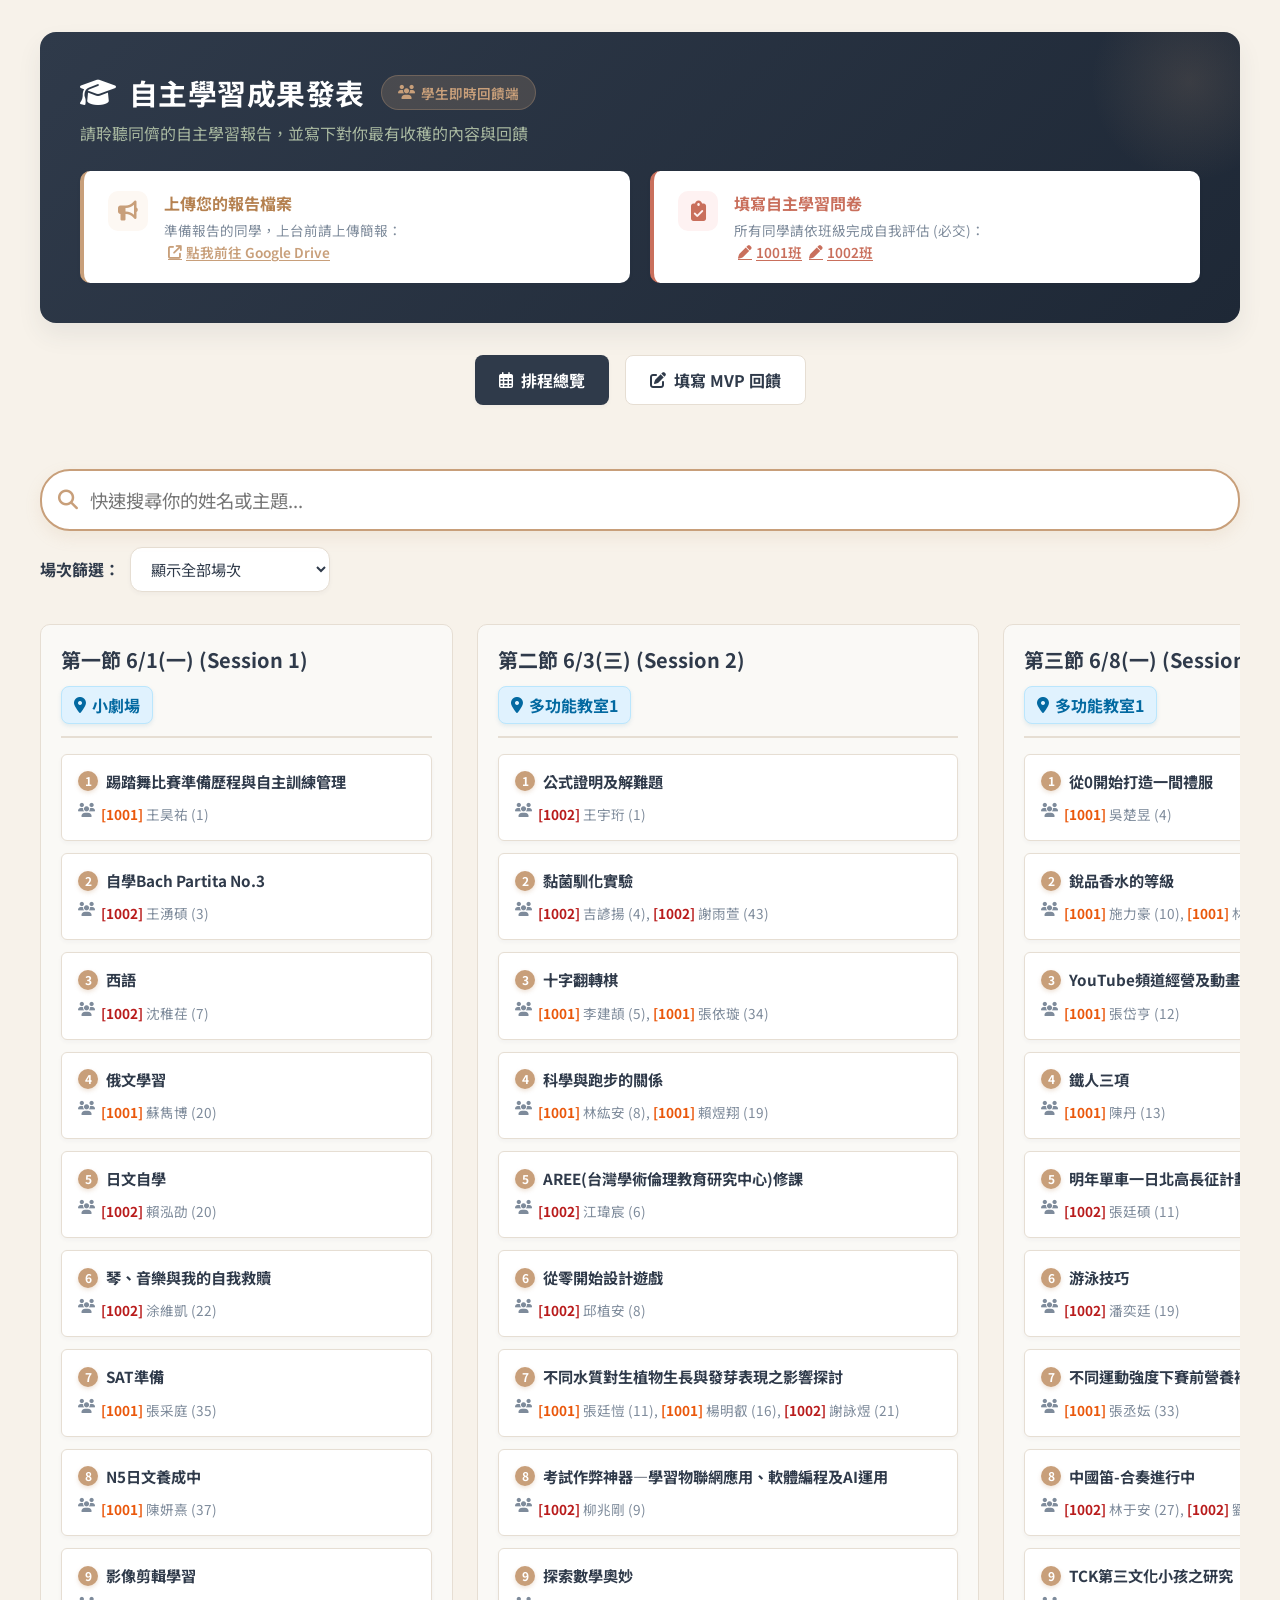
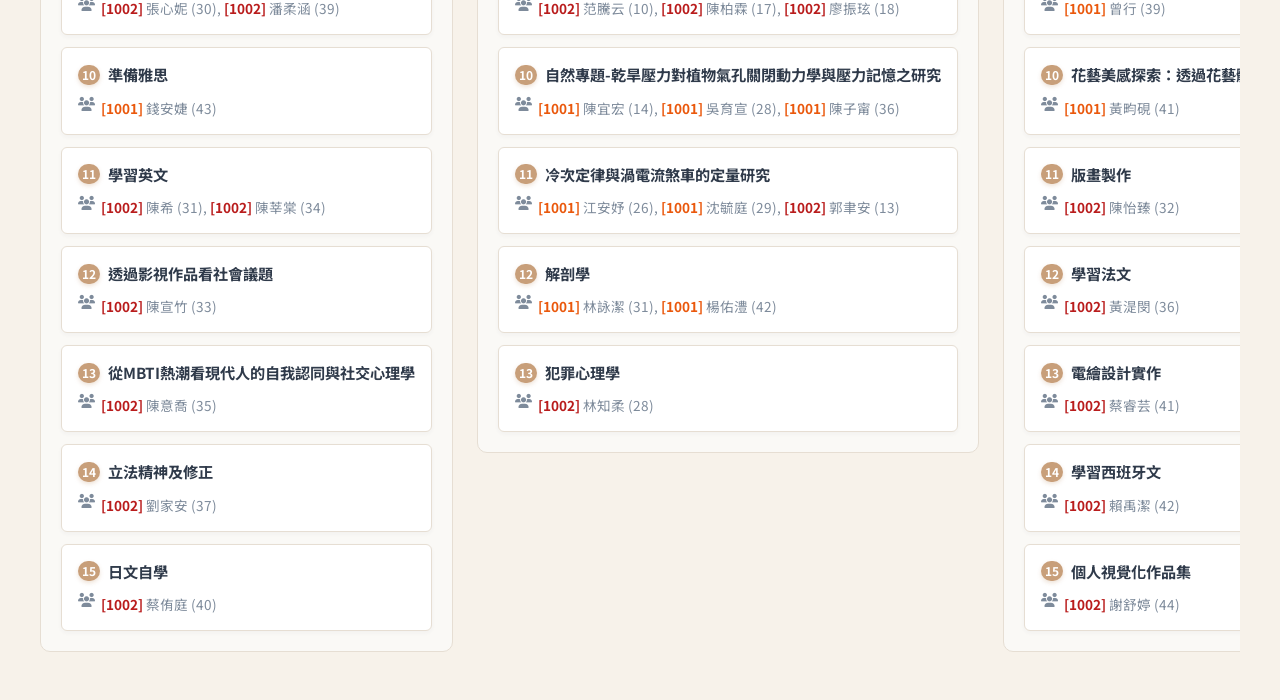
<file: student.html>
<!DOCTYPE html>
<html lang="zh-TW">
<head>
    <meta charset="UTF-8">
    <meta name="viewport" content="width=device-width, initial-scale=1.0">
    <title>自主學習成果發表 - 學生即時回饋系統</title>
    <link href="https://fonts.googleapis.com/css2?family=Noto+Sans+TC:wght@400;500;700&display=swap" rel="stylesheet">
    <link rel="stylesheet" href="https://cdnjs.cloudflare.com/ajax/libs/font-awesome/6.4.0/css/all.min.css">
    <style>
        :root {
            --bg-main: #F7F2EA;         /* 奶茶米白背景 */
            --primary: #2F3A4A;         /* 深藍灰主色 */
            --secondary: #A8B8A0;       /* 鼠尾草綠輔助色 */
            --accent: #C89F7A;          /* 焦糖色強調色 */
            --danger: #C96F5C;          /* 警示色 */
            --surface: #FFFFFF;         /* 卡片白色背景 */
            --border: #E6DED3;          /* 柔和邊框 */
            --text-dark: #2F3A4A;
            --text-muted: #7E8B9B;
            --text-light: #FFFFFF;
            --radius-sm: 6px;
            --radius-md: 10px;
            --radius-lg: 16px;
            --shadow-sm: 0 2px 4px rgba(47, 58, 74, 0.04);
            --shadow-md: 0 6px 12px rgba(47, 58, 74, 0.06);
            --shadow-lg: 0 12px 24px rgba(47, 58, 74, 0.08);
        }

        * {
            margin: 0;
            padding: 0;
            box-sizing: border-box;
            font-family: 'Noto Sans TC', sans-serif;
        }

        body {
            background-color: var(--bg-main);
            color: var(--text-dark);
            min-height: 100vh;
            padding: 2rem 1.5rem;
            display: flex;
            justify-content: center;
        }

        .container {
            width: 100%;
            max-width: 1200px;
            display: flex;
            flex-direction: column;
            gap: 1.5rem;
        }

        .hero-card {
            background: linear-gradient(135deg, var(--primary) 0%, #1e2836 100%);
            border-radius: var(--radius-lg);
            padding: 2.5rem 2.5rem;
            color: var(--text-light);
            box-shadow: var(--shadow-lg);
            display: flex;
            flex-direction: column;
            gap: 1.5rem;
            position: relative;
            overflow: hidden;
            margin-bottom: 0.5rem;
        }

        .hero-card::after {
            content: '';
            position: absolute;
            top: -50px;
            right: -50px;
            width: 200px;
            height: 200px;
            background: radial-gradient(circle, rgba(200, 159, 122, 0.15) 0%, rgba(200, 159, 122, 0) 70%);
            border-radius: 50%;
            pointer-events: none;
        }

        .hero-title {
            display: flex;
            align-items: center;
            gap: 1rem;
            flex-wrap: wrap;
        }

        .hero-title h1 {
            font-size: 1.8rem;
            font-weight: 700;
            margin: 0;
            letter-spacing: 0.5px;
            display: flex;
            align-items: center;
            gap: 0.75rem;
            color: var(--text-light);
        }

        .hero-badge {
            background: rgba(200, 159, 122, 0.2);
            color: var(--accent);
            border: 1px solid rgba(200, 159, 122, 0.3);
            padding: 0.4rem 1rem;
            border-radius: 20px;
            font-size: 0.85rem;
            font-weight: 600;
            display: flex;
            align-items: center;
            gap: 6px;
        }

        .hero-subtitle {
            font-size: 1rem;
            color: var(--secondary);
            line-height: 1.6;
            margin: 0;
            max-width: 800px;
        }

        .reminder-grid {
            display: grid;
            grid-template-columns: repeat(2, 1fr);
            gap: 1.25rem;
            margin-bottom: 1.5rem;
        }

        .reminder-card {
            background-color: var(--surface);
            border-radius: var(--radius-md);
            padding: 1.25rem 1.5rem;
            display: flex;
            align-items: flex-start;
            gap: 1rem;
            box-shadow: var(--shadow-sm);
            border-left: 4px solid transparent;
            transition: transform 0.2s, box-shadow 0.2s;
        }

        .reminder-card:hover {
            transform: translateY(-2px);
            box-shadow: var(--shadow-md);
        }

        .reminder-card.warning {
            border-left-color: var(--accent);
        }

        .reminder-card.danger {
            border-left-color: var(--danger);
        }

        .reminder-icon {
            font-size: 1.25rem;
            width: 40px;
            height: 40px;
            display: flex;
            align-items: center;
            justify-content: center;
            border-radius: 10px;
            flex-shrink: 0;
        }

        .reminder-card.warning .reminder-icon {
            color: var(--accent);
            background: #FDF8F3;
        }

        .reminder-card.danger .reminder-icon {
            color: var(--danger);
            background: #FEF2F2;
        }

        .reminder-text {
            flex: 1;
            display: flex;
            flex-direction: column;
            gap: 0.35rem;
        }

        .reminder-text h4 {
            margin: 0;
            font-size: 1rem;
            font-weight: 700;
            color: var(--primary);
        }

        .reminder-card.warning h4 {
            color: #b58150;
        }

        .reminder-card.danger h4 {
            color: var(--danger);
        }

        .reminder-text p {
            margin: 0;
            font-size: 0.85rem;
            color: var(--text-muted);
            line-height: 1.5;
        }

        .reminder-text a {
            color: var(--text-dark);
            font-weight: 600;
            text-decoration: underline;
            text-underline-offset: 2px;
            margin-left: 4px;
            transition: color 0.2s;
            display: inline-flex;
            align-items: center;
            gap: 4px;
        }

        .reminder-text a:hover {
            color: var(--primary);
        }

        .reminder-card.warning a {
            color: var(--accent);
        }

        .reminder-card.danger a {
            color: var(--danger);
        }

        .rule-banner {
            background: linear-gradient(135deg, #FAF4EB 0%, #F5EAE0 100%);
            border: 1px solid var(--border);
            border-radius: var(--radius-md);
            padding: 1.25rem 1.5rem;
            box-shadow: var(--shadow-md);
        }

        .rule-banner h2 {
            font-size: 1.05rem;
            color: var(--accent);
            margin-bottom: 6px;
            display: flex;
            align-items: center;
            gap: 6px;
        }

        .rule-banner p {
            font-size: 0.85rem;
            line-height: 1.5;
            color: var(--text-dark);
        }

        /* 網頁版雙欄版面 */
        .main-layout {
            display: grid;
            grid-template-columns: 4.5fr 7.5fr;
            gap: 1.5rem;
            align-items: start;
        }

        .form-card {
            background-color: var(--surface);
            border: 1px solid var(--border);
            border-radius: var(--radius-md);
            padding: 2rem;
            box-shadow: var(--shadow-md);
        }

        .form-card h3 {
            font-size: 1.1rem;
            color: var(--primary);
            margin-bottom: 1.25rem;
            font-weight: 700;
            display: flex;
            align-items: center;
            gap: 0.5rem;
            border-bottom: 1px solid var(--border);
            padding-bottom: 0.75rem;
        }

        .form-group {
            margin-bottom: 1.25rem;
            display: flex;
            flex-direction: column;
            gap: 0.35rem;
        }

        .form-group label {
            font-size: 0.85rem;
            font-weight: 700;
            color: var(--primary);
        }

        .form-group input, .form-group select, .form-group textarea {
            width: 100%;
            padding: 0.75rem;
            font-size: 0.9rem;
            border-radius: 6px;
            border: 1px solid var(--border);
            outline: none;
            background-color: #FAF9F6;
            color: var(--text-dark);
            transition: all 0.2s;
        }

        .form-group input:focus, .form-group select:focus, .form-group textarea:focus {
            border-color: var(--accent);
            background-color: var(--surface);
            box-shadow: 0 0 0 3px rgba(200, 159, 122, 0.15);
        }

        .char-count {
            font-size: 0.75rem;
            text-align: right;
            color: var(--text-muted);
            margin-top: 4px;
        }

        .submit-btn {
            width: 100%;
            padding: 0.85rem;
            background-color: var(--primary);
            color: var(--text-light);
            border: none;
            border-radius: 6px;
            font-size: 0.95rem;
            font-weight: 700;
            cursor: pointer;
            display: flex;
            align-items: center;
            justify-content: center;
            gap: 8px;
            transition: background-color 0.2s;
            margin-top: 0.5rem;
        }

        .submit-btn:hover {
            background-color: #1F2834;
        }

        .wall-card {
            background-color: var(--surface);
            border: 1px solid var(--border);
            border-radius: var(--radius-md);
            padding: 2rem;
            box-shadow: var(--shadow-md);
            display: flex;
            flex-direction: column;
            height: 100%;
            min-height: 550px;
        }

        .wall-card h3 {
            font-size: 1.1rem;
            font-weight: 700;
            color: var(--primary);
            margin-bottom: 1.25rem;
            border-bottom: 1px solid var(--border);
            padding-bottom: 0.75rem;
            display: flex;
            align-items: center;
            justify-content: space-between;
        }

        .wall-card h3 .refresh-tag {
            font-size: 0.75rem;
            color: var(--text-muted);
            font-weight: normal;
        }

        .feedbacks-grid {
            display: grid;
            grid-template-columns: repeat(auto-fill, minmax(280px, 1fr));
            gap: 1rem;
            align-items: start;
            overflow-y: auto;
            flex-grow: 1;
            max-height: 500px;
            padding-right: 0.25rem;
        }

        .feedback-item {
            background-color: #FAF9F6;
            border: 1px solid var(--border);
            border-radius: 8px;
            padding: 1rem;
            display: flex;
            flex-direction: column;
            gap: 6px;
            transition: transform 0.2s;
        }

        .feedback-item:hover {
            transform: translateY(-2px);
            box-shadow: 0 4px 8px rgba(0, 0, 0, 0.02);
        }

        .feedback-item-header {
            display: flex;
            justify-content: space-between;
            align-items: center;
            font-size: 0.75rem;
            color: var(--text-muted);
            margin-bottom: 6px;
            border-bottom: 1px solid rgba(230, 222, 211, 0.5);
            padding-bottom: 4px;
        }

        .feedback-student-name {
            font-weight: 700;
            color: var(--primary);
        }

        .feedback-target {
            font-size: 0.85rem;
            font-weight: 700;
            color: var(--accent);
            margin-bottom: 6px;
        }

        .feedback-text {
            font-size: 0.85rem;
            color: var(--text-dark);
            line-height: 1.5;
        }

        /* 響應式佈局：當寬度小於 850px 時改為單欄 */
        @media (max-width: 850px) {
            .main-layout {
                grid-template-columns: 1fr;
            }
            body {
                padding: 1rem;
            }
        }

        /* 自訂滾動條 */
        .feedbacks-grid::-webkit-scrollbar {
            width: 6px;
        }
        .feedbacks-grid::-webkit-scrollbar-track {
            background: transparent;
        }
        .feedbacks-grid::-webkit-scrollbar-thumb {
            background: var(--border);
            border-radius: 10px;
        }
        .feedbacks-grid::-webkit-scrollbar-thumb:hover {
            background: var(--text-muted);
        }

        .student-tabs {
            display: flex;
            gap: 1rem;
            margin-bottom: 1.5rem;
            justify-content: center;
            flex-wrap: wrap;
        }

        .student-tab {
            padding: 0.75rem 1.5rem;
            border: none;
            border-radius: 8px;
            font-weight: bold;
            font-size: 1rem;
            cursor: pointer;
            transition: all 0.2s;
            display: flex;
            align-items: center;
            gap: 8px;
        }

        .student-tab.active {
            background-color: var(--primary);
            color: var(--surface);
            box-shadow: var(--shadow-sm);
        }

        .student-tab:not(.active) {
            background-color: var(--surface);
            color: var(--primary);
            border: 1px solid var(--border);
        }

        .student-tab:not(.active):hover {
            background-color: #E6DED3;
        }

        .tab-view {
            display: none;
            animation: fadeIn 0.3s ease;
        }

        .tab-view.active {
            display: block;
        }

        @keyframes fadeIn {
            from { opacity: 0; transform: translateY(5px); }
            to { opacity: 1; transform: translateY(0); }
        }

        /* Simplified Kanban styles for read-only view */
        .kanban-board {
            display: flex;
            flex-direction: column;
            gap: 1.5rem;
        }
        
        @media (min-width: 850px) {
            .kanban-board {
                flex-direction: row;
                overflow-x: auto;
                padding-bottom: 1rem;
            }
            .kanban-column {
                min-width: 300px;
                flex-shrink: 0;
            }
        }

        .kanban-column {
            background-color: #FAF9F6;
            border: 1px solid var(--border);
            border-radius: var(--radius-md);
            padding: 1.25rem;
            display: flex;
            flex-direction: column;
            gap: 1rem;
            height: 100%;
        }

        .column-header {
            display: flex;
            justify-content: space-between;
            align-items: center;
            border-bottom: 2px solid var(--border);
            padding-bottom: 0.75rem;
        }

        .column-title h3 {
            font-size: 1.1rem;
            font-weight: 700;
            color: var(--primary);
        }
        
        .column-body {
            display: flex;
            flex-direction: column;
            gap: 0.75rem;
        }

        .presentation-card {
            background-color: var(--surface);
            border: 1px solid var(--border);
            border-radius: var(--radius-sm);
            padding: 1rem;
            box-shadow: var(--shadow-sm);
        }

        .card-title {
            font-weight: 700;
            color: var(--primary);
            margin-bottom: 0.75rem;
            font-size: 0.95rem;
            line-height: 1.4;
        }

        .card-desc {
            font-size: 0.85rem;
            color: var(--text-muted);
            display: flex;
            align-items: flex-start;
            gap: 6px;
        }

        @media (max-width: 850px) {
            .reminder-grid {
                grid-template-columns: 1fr;
            }
            
            .hero-card {
                padding: 1.5rem;
            }
            
            .hero-title h1 {
                font-size: 1.4rem;
            }
        }
    </style>
</head>
<body>
    <div class="container">
        <header class="hero-card">
            <div style="z-index: 1;">
                <div class="hero-title">
                    <h1><i class="fa-solid fa-graduation-cap"></i> 自主學習成果發表</h1>
                    <span class="hero-badge"><i class="fa-solid fa-users"></i> 學生即時回饋端</span>
                </div>
                <p class="hero-subtitle" style="margin-top: 0.5rem;">請聆聽同儕的自主學習報告，並寫下對你最有收穫的內容與回饋</p>
            </div>
            
            <div class="reminder-grid" style="z-index: 1; margin-bottom: 0;">
                <div class="reminder-card warning">
                    <div class="reminder-icon"><i class="fa-solid fa-bullhorn"></i></div>
                    <div class="reminder-text">
                        <h4>上傳您的報告檔案</h4>
                        <p>準備報告的同學，上台前請上傳簡報：<br><a href="https://drive.google.com/drive/folders/1D1YVPAB0pvEJiRB_ExYAksGdLibMFafV?usp=sharing" target="_blank"><i class="fa-solid fa-arrow-up-right-from-square"></i> 點我前往 Google Drive</a></p>
                    </div>
                </div>

                <div class="reminder-card danger">
                    <div class="reminder-icon"><i class="fa-solid fa-clipboard-check"></i></div>
                    <div class="reminder-text">
                        <h4>填寫自主學習問卷</h4>
                        <p>所有同學請依班級完成自我評估 (必交)：<br>
                            <a href="https://forms.gle/oVpUWG5T91J7tLjR8" target="_blank"><i class="fa-solid fa-pen"></i> 1001班</a>
                            <a href="https://forms.gle/2MZ7sWWQaqKcsij26" target="_blank"><i class="fa-solid fa-pen"></i> 1002班</a>
                        </p>
                    </div>
                </div>
            </div>
        </header>

        <div class="student-tabs">
            <button class="student-tab active" data-target="schedule-view">
                <i class="fa-regular fa-calendar-days"></i> 排程總覽
            </button>
            <button class="student-tab" data-target="feedback-view">
                <i class="fa-solid fa-pen-to-square"></i> 填寫 MVP 回饋
            </button>
        </div>

        <div id="schedule-view" class="tab-view active">

            <!-- 搜尋列 -->
            <div class="search-container" style="margin-top: 1rem; margin-bottom: 2rem; display: flex; flex-direction: column; gap: 1rem;">
                <div style="position: relative; width: 100%;">
                    <i class="fa-solid fa-magnifying-glass" style="position: absolute; left: 18px; top: 50%; transform: translateY(-50%); color: var(--accent); font-size: 1.25rem;"></i>
                    <input type="text" id="student-kanban-search" placeholder="快速搜尋你的姓名或主題..." style="width: 100%; padding: 1rem 1.5rem 1rem 3rem; border: 2px solid var(--accent); border-radius: 30px; outline: none; background: #FFFFFF; color: var(--primary); box-shadow: 0 6px 16px rgba(200, 159, 122, 0.15); font-size: 1.15rem; transition: all 0.2s;">
                </div>
                
                <div style="display: flex; justify-content: flex-start; align-items: center; gap: 10px;">
                    <span style="font-weight: 700; color: var(--primary);">場次篩選：</span>
                    <select id="student-schedule-filter" style="padding: 0.6rem 1rem; border-radius: 12px; border: 1px solid var(--border); background: var(--surface); color: var(--primary); font-size: 0.95rem; outline: none; cursor: pointer; box-shadow: var(--shadow-sm); min-width: 200px;">
                        <option value="all">顯示全部場次</option>
                    </select>
                </div>
            </div>

            <div class="kanban-board" id="student-kanban-board">
                <!-- Kanban columns will be rendered here via JS -->
            </div>
        </div>

        <div id="feedback-view" class="tab-view">
            <section class="rule-banner">
                <h2><i class="fa-solid fa-star"></i> 聽眾任務：MVP回饋法則</h2>
                <p>在每堂45分鐘的發表中，請挑選出至少一個最受啟發的報告，記錄其「閃光點」(例如：簡報設計精美、口條清晰、主題新穎、資料分析詳盡等優點) 與「學到的事」（至少30字以上），此內容將作為同儕學習與觀摩的記錄。</p>
            </section>

        <div class="main-layout">
            <!-- 左欄：提交回饋表單 -->
            <main class="form-card">
                <h3><i class="fa-solid fa-pen-nib"></i> 填寫回饋表單</h3>
                <form id="student-feedback-form">
                    <div class="form-group" style="display: flex; gap: 1rem;">
                        <div style="flex: 1;">
                            <label for="student-class">班級</label>
                            <select id="student-class" required>
                                <option value="">選擇班級...</option>
                                <option value="老師">老師</option>
                                <option value="1001">1001班</option>
                                <option value="1002">1002班</option>
                            </select>
                        </div>
                        <div style="flex: 2;">
                            <label for="student-name">個人姓名 (請填寫正確全名)</label>
                            <input type="text" id="student-name" placeholder="例如：林小明" required>
                        </div>
                    </div>
                    <div class="form-group">
                        <label for="session">聆聽堂次</label>
                        <select id="session" required>
                            <option value="">請選擇堂次...</option>
                            <option value="1">第一節 6/1(一) (Session 1)</option>
                            <option value="2">第二節 6/3(三) (Session 2)</option>
                            <option value="3">第三節 6/8(一) (Session 3)</option>
                            <option value="4">第四節 6/10(三) (Session 4)</option>
                        </select>
                    </div>
                    <div class="form-group">
                        <label for="topic">最具啟發的報告主題</label>
                        <select id="topic" required disabled>
                            <option value="">請先選擇堂次</option>
                        </select>
                    </div>
                    <div class="form-group">
                        <label for="content">閃光點 (例如：簡報設計精美、口條清晰等優點) 與我學到的事</label>
                        <textarea id="content" rows="6" placeholder="請描述最具啟發的點與收穫 (至少30字)" required minlength="30"></textarea>
                        <div class="char-count"><span id="char-num">0</span> / 30 字以上</div>
                    </div>
                    <button type="submit" class="submit-btn">
                        <i class="fa-solid fa-paper-plane"></i> 提交 MVP 回饋
                    </button>
                </form>
            </main>

            <!-- 右欄：即時回饋牆 -->
            <section class="wall-card">
                <div style="display: flex; justify-content: space-between; align-items: center; border-bottom: 2px solid var(--border); padding-bottom: 0.75rem; margin-bottom: 1rem; flex-wrap: wrap; gap: 10px;">
                    <h3 style="margin: 0; display: flex; align-items: center; gap: 8px;">
                        <span><i class="fa-solid fa-comments"></i> 現場即時回饋牆</span>
                        <span class="refresh-tag" style="font-size: 0.7rem;"><i class="fa-solid fa-arrows-rotate"></i> 自動即時更新</span>
                    </h3>
                    <select id="wall-session-filter" style="padding: 0.4rem 0.8rem; border-radius: 6px; border: 1px solid var(--border); background: var(--surface); color: var(--primary); font-weight: bold; outline: none; cursor: pointer;">
                        <option value="all">顯示所有堂次</option>
                        <option value="1">只顯示 第一節 6/1(一)</option>
                        <option value="2">只顯示 第二節 6/3(三)</option>
                        <option value="3">只顯示 第三節 6/8(一)</option>
                        <option value="4">只顯示 第四節 6/10(三)</option>
                    </select>
                </div>
                <div class="feedbacks-grid" id="feedbacks-grid">
                    <!-- Feedbacks show here -->
                </div>
            </section>
        </div>
        </div> <!-- End of feedback-view -->
    </div>

    <script src="data.js?v=25"></script>
    <script>
        document.addEventListener('DOMContentLoaded', () => {
            let presentations = getPublishedPresentations();
            let feedbacks = getFeedbacks();

            // Tab logic
            const tabs = document.querySelectorAll('.student-tab');
            const tabViews = document.querySelectorAll('.tab-view');
            tabs.forEach(tab => {
                tab.addEventListener('click', () => {
                    tabs.forEach(t => t.classList.remove('active'));
                    tabViews.forEach(v => v.classList.remove('active'));
                    tab.classList.add('active');
                    document.getElementById(tab.getAttribute('data-target')).classList.add('active');
                });
            });

            // Wall filter
            const wallFilter = document.getElementById('wall-session-filter');
            if (wallFilter) {
                wallFilter.addEventListener('change', renderFeedbacks);
            }

            // Render Student Read-Only Kanban Board
            function renderStudentBoard() {
                const board = document.getElementById('student-kanban-board');
                board.innerHTML = '';

                // Create Sessions 1 to 4
                for (let i = 1; i <= 4; i++) {
                    const col = document.createElement('div');
                    col.className = 'kanban-column';
                    col.dataset.session = i;
                    
                    const dateVal = localStorage.getItem(`scheduleDate_${i}`) || '';
                    const defaultLoc = i === 1 ? '小劇場' : '多功能教室1';
                    const locVal = localStorage.getItem(`scheduleLoc_${i}`) || defaultLoc;
                    
                    const dateStr = dateVal ? `<span style="display: inline-flex; align-items: center; gap: 6px; font-size: 1rem; font-weight: 700; color: #D97706; background-color: #FEF3C7; padding: 6px 12px; border-radius: 8px; border: 1px solid #FCD34D; box-shadow: 0 2px 4px rgba(217, 119, 6, 0.1);"><i class="fa-regular fa-calendar"></i> ${dateVal}</span>` : '';
                    const locStr = locVal ? `<span style="display: inline-flex; align-items: center; gap: 6px; font-size: 1rem; font-weight: 700; color: #0369A1; background-color: #E0F2FE; padding: 6px 12px; border-radius: 8px; border: 1px solid #BAE6FD; box-shadow: 0 2px 4px rgba(3, 105, 161, 0.1);"><i class="fa-solid fa-location-dot"></i> ${locVal}</span>` : '';

                    col.innerHTML = `
                        <div class="column-header" style="flex-direction: column; align-items: flex-start; gap: 12px;">
                            <div class="column-title">
                                <h3 style="display: flex; flex-wrap: wrap; align-items: center; font-size: 1.25rem;">${i === 1 ? '第一節 6/1(一)' : i === 2 ? '第二節 6/3(三)' : i === 3 ? '第三節 6/8(一)' : '第四節 6/10(三)'} (Session ${i})</h3>
                            </div>
                            <div style="display: flex; gap: 8px; flex-wrap: wrap;">
                                ${dateStr}
                                ${locStr}
                            </div>
                        </div>
                        <div class="column-body" id="col-session-${i}"></div>
                    `;
                    board.appendChild(col);
                }

                // Render cards
                const sessionCounters = {1: 1, 2: 1, 3: 1, 4: 1};
                presentations.forEach(p => {
                    if (p.session >= 1 && p.session <= 4 && p.status !== 'delayed') {
                        const colBody = document.getElementById(`col-session-${p.session}`);
                        if (colBody) {
                            const seq = sessionCounters[p.session]++;
                            const card = document.createElement('div');
                            card.className = 'presentation-card';
                            const displayTopic = `<span>${p.topic}</span>`;

                            let extraContent = '';
                            if (p.status === 'completed') {
                                card.style.opacity = '0.6';
                                card.style.backgroundColor = '#E5E7EB';
                                card.style.boxShadow = 'none';
                                card.style.border = '1px solid #D1D5DB';
                            }
                            if (p.isRecommended) {
                                card.style.position = 'relative';
                                extraContent += '<div class="animated-thumb"><i class="fa-solid fa-thumbs-up" style="color: #F59E0B;"></i></div>';
                            }

                            card.innerHTML = `
                                ${extraContent}
                                <div class="card-title" style="display: flex; flex-wrap: wrap; gap: 4px; align-items: center;">
                                    <span style="display:inline-block; background-color:var(--accent); color:white; min-width:20px; height:20px; text-align:center; border-radius:10px; font-size:0.75rem; line-height:20px; padding: 0 4px; margin-right:4px; vertical-align: middle; box-shadow: 0 2px 4px rgba(200,159,122,0.3);">${seq}</span>
                                    ${displayTopic}
                                </div>
                                <div class="card-desc">
                                    <i class="fa-solid fa-users"></i>
                                    <span>${p.presenters.replace(/\[1001\]/g, '<span style="color: #EA580C; font-weight: 700;">[1001]</span>').replace(/\[1002\]/g, '<span style="color: #B91C1C; font-weight: 700;">[1002]</span>')}</span>
                                </div>
                            `;
                            colBody.appendChild(card);
                        }
                    }
                });
                
                // Populate schedule filter options
                const scheduleFilter = document.getElementById('student-schedule-filter');
                if (scheduleFilter) {
                    scheduleFilter.innerHTML = '<option value="all">顯示全部場次</option>';
                    for (let i = 1; i <= 4; i++) {
                        const dateVal = localStorage.getItem(`scheduleDate_${i}`) || '';
                        const dateStr = dateVal ? ` (${dateVal})` : '';
                        const dateLabel = i === 1 ? '第一節 6/1(一)' : i === 2 ? '第二節 6/3(三)' : i === 3 ? '第三節 6/8(一)' : '第四節 6/10(三)';
                        scheduleFilter.innerHTML += `<option value="${i}">${dateLabel}${dateStr}</option>`;
                    }
                    
                    scheduleFilter.addEventListener('change', (e) => {
                        const val = e.target.value;
                        const columns = document.querySelectorAll('#student-kanban-board .kanban-column');
                        columns.forEach(col => {
                            if (val === 'all' || col.dataset.session === val) {
                                col.style.display = 'flex';
                            } else {
                                col.style.display = 'none';
                            }
                        });
                    });
                }
            }
            renderStudentBoard();

            // Student Kanban Search Logic
            const studentKanbanSearchInput = document.getElementById('student-kanban-search');
            function applyStudentSearchFilter() {
                if (!studentKanbanSearchInput) return;
                const query = studentKanbanSearchInput.value.trim().toLowerCase();
                const cards = document.querySelectorAll('#student-kanban-board .presentation-card');
                cards.forEach(card => {
                    if (!query) {
                        card.style.display = 'block';
                        return;
                    }
                    const topic = card.querySelector('.card-title').textContent.toLowerCase();
                    const presenters = card.querySelector('.card-desc span').textContent.toLowerCase();
                    if (topic.includes(query) || presenters.includes(query)) {
                        card.style.display = 'block';
                    } else {
                        card.style.display = 'none';
                    }
                });
            }

            if (studentKanbanSearchInput) {
                studentKanbanSearchInput.addEventListener('input', applyStudentSearchFilter);
            }

            // Helper to format presenters list (removes seat numbers)
            function cleanPresenters(str) {
                return str.replace(/\s*\(\d+\)/g, '');
            }

            const sessionSelect = document.getElementById('session');
            const topicSelect = document.getElementById('topic');
            const feedbackForm = document.getElementById('student-feedback-form');
            const studentClassSelect = document.getElementById('student-class');
            const studentNameInput = document.getElementById('student-name');
            const contentTextarea = document.getElementById('content');
            const charNumSpan = document.getElementById('char-num');

            // Set character count listener
            contentTextarea.addEventListener('input', () => {
                const len = contentTextarea.value.length;
                charNumSpan.textContent = len;
                if (len >= 30) {
                    charNumSpan.style.color = 'var(--secondary)';
                } else {
                    charNumSpan.style.color = 'var(--text-muted)';
                }
            });

            // Update topics when session is changed
            sessionSelect.addEventListener('change', () => {
                presentations = getPresentations();
                const sessionVal = parseInt(sessionSelect.value);
                topicSelect.innerHTML = '<option value="">請選擇報告主題...</option>';
                
                if (isNaN(sessionVal)) {
                    topicSelect.disabled = true;
                    return;
                }

                topicSelect.disabled = false;
                const sessionPresentations = presentations.filter(p => p.session === sessionVal && p.status !== 'delayed');

                if (sessionPresentations.length === 0) {
                    topicSelect.innerHTML = '<option value="">(此場次無進行中報告)</option>';
                    topicSelect.disabled = true;
                    return;
                }

                sessionPresentations.forEach(p => {
                    const opt = document.createElement('option');
                    opt.value = p.topic;
                    opt.textContent = `${p.topic} (${cleanPresenters(p.presenters)})`;
                    topicSelect.appendChild(opt);
                });
            });

            // Form submission
            let isSubmitting = false;
            feedbackForm.addEventListener('submit', (e) => {
                e.preventDefault();
                
                if (isSubmitting) return;
                
                const studentClass = studentClassSelect.value;
                const studentName = studentNameInput.value.trim();
                
                // Name validation against roster
                let validNames = [];
                presentations.forEach(p => {
                    let str = p.presenters.replace(/\[\d{4}\]/g, '');
                    let parts = str.split(',');
                    parts.forEach(part => {
                        let namePart = part.split('(')[0].trim();
                        if (namePart) validNames.push(namePart);
                    });
                });
                
                let inputNameClean = studentName.replace(/^\d{4}\s*/, '').trim();
                
                const finalStudentName = `${studentClass} ${inputNameClean}`;
                localStorage.setItem('myStudentName', inputNameClean);

                const session = sessionSelect.value;
                const topic = topicSelect.value;
                const content = contentTextarea.value.trim();

                if (content.length < 30) {
                    alert('回饋字數需在30字以上！');
                    return;
                }

                isSubmitting = true;
                const submitBtn = feedbackForm.querySelector('button[type="submit"]');
                submitBtn.disabled = true;
                submitBtn.innerHTML = '<i class="fa-solid fa-spinner fa-spin"></i> 提交中...';

                const newFeedback = {
                    id: 'fb_' + Date.now(),
                    studentName: finalStudentName,
                    session: session,
                    topic: topic,
                    content: content,
                    likes: 0,
                    timestamp: new Date().toLocaleString('zh-TW', { hour12: false })
                };

                saveFeedback(newFeedback);
                feedbacks = getFeedbacks();
                
                renderFeedbacks();
                
                // Clear content
                contentTextarea.value = '';
                charNumSpan.textContent = '0';
                charNumSpan.style.color = 'var(--text-muted)';
                
                alert('提交 MVP 學習回饋成功！感謝你的參與。');
                
                setTimeout(() => {
                    isSubmitting = false;
                    submitBtn.disabled = false;
                    submitBtn.innerHTML = '<i class="fa-solid fa-paper-plane"></i> 提交 MVP 回饋';
                }, 1000);
            });

            function renderFeedbacks() {
                const grid = document.getElementById('feedbacks-grid');
                const sessionFilter = document.getElementById('wall-session-filter');
                grid.innerHTML = '';

                let activeFeedbacks = [...feedbacks];
                if (sessionFilter && sessionFilter.value !== 'all') {
                    activeFeedbacks = activeFeedbacks.filter(fb => String(fb.session) === sessionFilter.value);
                }
                activeFeedbacks.reverse(); // Show newest first

                if (activeFeedbacks.length === 0) {
                    grid.innerHTML = '<div style="font-size:0.9rem; color:var(--text-muted); text-align:center; padding:30px 0; grid-column: 1/-1;">目前尚無同學提交該堂回饋，快來寫下第一個回饋吧！</div>';
                    return;
                }

                let validNames = [];
                presentations.forEach(p => {
                    let str = p.presenters.replace(/\[\d{4}\]/g, '');
                    let parts = str.split(',');
                    parts.forEach(part => {
                        let namePart = part.split('(')[0].trim();
                        if (namePart) validNames.push(namePart);
                    });
                });
                let myName = localStorage.getItem('myStudentName') || document.getElementById('student-name').value.replace(/^\d{4}\s*/, '').trim() || '';

                activeFeedbacks.forEach(fb => {
                    if (!fb.likedBy) fb.likedBy = [];
                    
                    const hasLiked = myName ? fb.likedBy.includes(myName) : false;
                    const div = document.createElement('div');
                    div.className = 'feedback-item';
                    
                    const likedByStr = fb.likedBy.length > 0 ? `<div style="font-size: 0.75rem; color: var(--text-muted); margin-top: 4px; text-align: right;">${fb.likedBy.join(', ')} 覺得讚</div>` : '';

                    div.innerHTML = `
                        <div class="feedback-item-header">
                            <span class="feedback-student-name">👤 ${fb.studentName}</span>
                            <span>堂次 ${fb.session}</span>
                        </div>
                        <div class="feedback-target">🎯 聆聽主題：${fb.topic}</div>
                        <div class="feedback-text">「${fb.content}」</div>
                        <div style="display: flex; flex-direction: column; align-items: flex-end; margin-top: 8px;">
                            <div style="display: flex; gap: 8px;">
                                ${myName && fb.studentName.includes(myName) ? `<button class="delete-btn" data-id="${fb.id}" style="background: none; border: 1px solid #EF4444; padding: 4px 8px; border-radius: 4px; cursor: pointer; display: flex; align-items: center; gap: 4px; color: #EF4444; transition: all 0.2s;"><i class="fa-solid fa-trash"></i> 刪除</button>` : ''}
                                <button class="like-btn" data-id="${fb.id}" style="background: none; border: 1px solid var(--border); padding: 4px 8px; border-radius: 4px; cursor: pointer; display: flex; align-items: center; gap: 4px; color: ${hasLiked ? '#EF4444' : 'var(--primary)'}; transition: all 0.2s;">
                                    <i class="fa-${hasLiked ? 'solid' : 'regular'} fa-heart" style="${hasLiked ? 'color: #EF4444;' : ''}"></i> 讚 (${fb.likedBy.length})
                                </button>
                            </div>
                            ${likedByStr}
                        </div>
                    `;
                    
                    const likeBtn = div.querySelector('.like-btn');
                    likeBtn.addEventListener('click', () => {
                        let currentName = localStorage.getItem('myStudentName');
                        if (!currentName) {
                            let input = document.getElementById('student-name').value.trim();
                            if (!input) {
                                alert('請先在上方表單填寫您的個人姓名，才能進行按讚喔！');
                                document.getElementById('student-name').focus();
                                return;
                            }
                            input = input.replace(/^\d{4}\s*/, '');

                            currentName = input;
                            localStorage.setItem('myStudentName', currentName);
                        }
                        
                        const realFb = feedbacks.find(f => f.id === fb.id);
                        if (realFb) {
                            if (!realFb.likedBy) realFb.likedBy = [];
                            if (realFb.likedBy.includes(currentName)) {
                                // Retract like
                                realFb.likedBy = realFb.likedBy.filter(n => n !== currentName);
                            } else {
                                // Add like
                                realFb.likedBy.push(currentName);
                            }
                            
                            if (typeof saveFeedbacks === 'function') {
                                saveFeedbacks(feedbacks);
                            } else {
                                localStorage.setItem('feedbacks', JSON.stringify(feedbacks));
                            }
                            if (typeof likeFeedbackRemote === 'function') {
                                likeFeedbackRemote(fb.id, currentName);
                            }
                            renderFeedbacks();
                        }
                    });

                    const deleteBtn = div.querySelector('.delete-btn');
                    if (deleteBtn) {
                        deleteBtn.addEventListener('click', () => {
                            if (confirm('確定要刪除這筆回饋嗎？')) {
                                feedbacks = feedbacks.filter(f => f.id !== fb.id);
                                if (typeof saveFeedbacks === 'function') {
                                    saveFeedbacks(feedbacks);
                                } else {
                                    localStorage.setItem('feedbacks', JSON.stringify(feedbacks));
                                }
                                if (typeof deleteFeedbackRemote === 'function') {
                                    deleteFeedbackRemote(fb.id);
                                }
                                renderFeedbacks();
                            }
                        });
                    }

                    grid.appendChild(div);
                });
            }

            renderFeedbacks();

            let lastScheduleConfig = '';
            for (let i = 1; i <= 4; i++) {
                lastScheduleConfig += (localStorage.getItem(`scheduleDate_${i}`) || '') + (localStorage.getItem(`scheduleLoc_${i}`) || '');
            }

            // Auto reload state every 5 seconds to sync with other sessions / teachers
            setInterval(() => {

                // Sync presentations
                const oldPresentationsStr = JSON.stringify(presentations);
                presentations = getPublishedPresentations();

                // Sync schedule dates/locations
                let currentScheduleConfig = '';
                for (let i = 1; i <= 4; i++) {
                    currentScheduleConfig += (localStorage.getItem(`scheduleDate_${i}`) || '') + (localStorage.getItem(`scheduleLoc_${i}`) || '');
                }

                if (oldPresentationsStr !== JSON.stringify(presentations) || currentScheduleConfig !== lastScheduleConfig) {
                    lastScheduleConfig = currentScheduleConfig;
                    renderStudentBoard();
                    applyStudentSearchFilter();
                }

                // Sync feedbacks
                const currentLength = feedbacks.length;
                feedbacks = getFeedbacks();
                if (feedbacks.length !== currentLength) {
                    renderFeedbacks();
                }

                // Sync topics dropdown automatically if a session is currently selected
                if (sessionSelect.value) {
                    const sessionVal = parseInt(sessionSelect.value);
                    const sessionPresentations = presentations.filter(p => p.session === sessionVal && p.status !== 'delayed');

                    const currentOptions = Array.from(topicSelect.options).slice(1).map(opt => opt.value);
                    const latestTopics = sessionPresentations.map(p => p.topic);

                    const isDifferent = currentOptions.length !== latestTopics.length || 
                                        !currentOptions.every((val, i) => val === latestTopics[i]);

                    if (isDifferent) {
                        const previousSelectedValue = topicSelect.value;
                        topicSelect.innerHTML = '<option value="">請選擇報告主題...</option>';
                        
                        if (sessionPresentations.length === 0) {
                            topicSelect.innerHTML = '<option value="">(此場次無進行中報告)</option>';
                            topicSelect.disabled = true;
                        } else {
                            topicSelect.disabled = false;
                            sessionPresentations.forEach(p => {
                                const opt = document.createElement('option');
                                opt.value = p.topic;
                                const catStr = p.category && p.category !== '未分類' ? `[${p.category}] ` : '';
                                opt.textContent = `${catStr}${p.topic} (${cleanPresenters(p.presenters)})`;
                                topicSelect.appendChild(opt);
                            });
                            if (latestTopics.includes(previousSelectedValue)) {
                                topicSelect.value = previousSelectedValue;
                            }
                        }
                    }
                }
            }, 5000);
        });
    </script>
</body>
</html>
</file>
